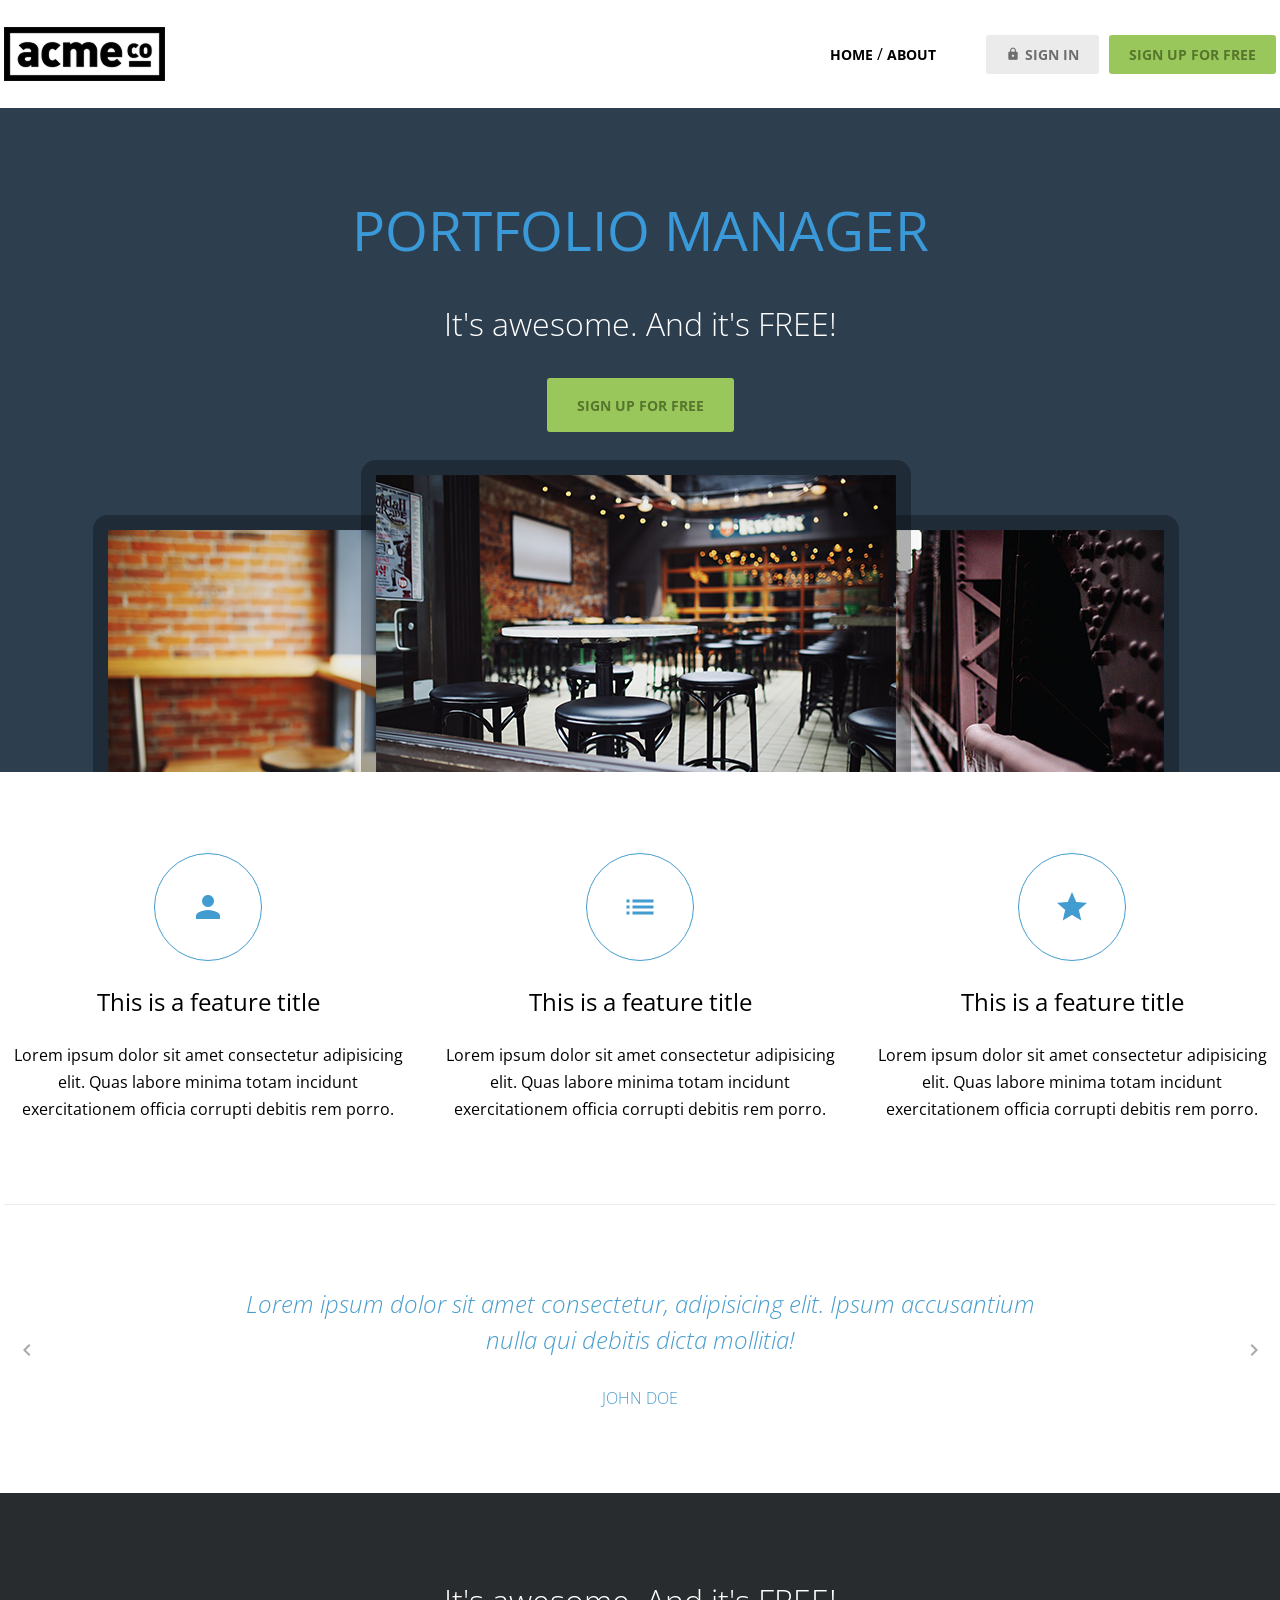
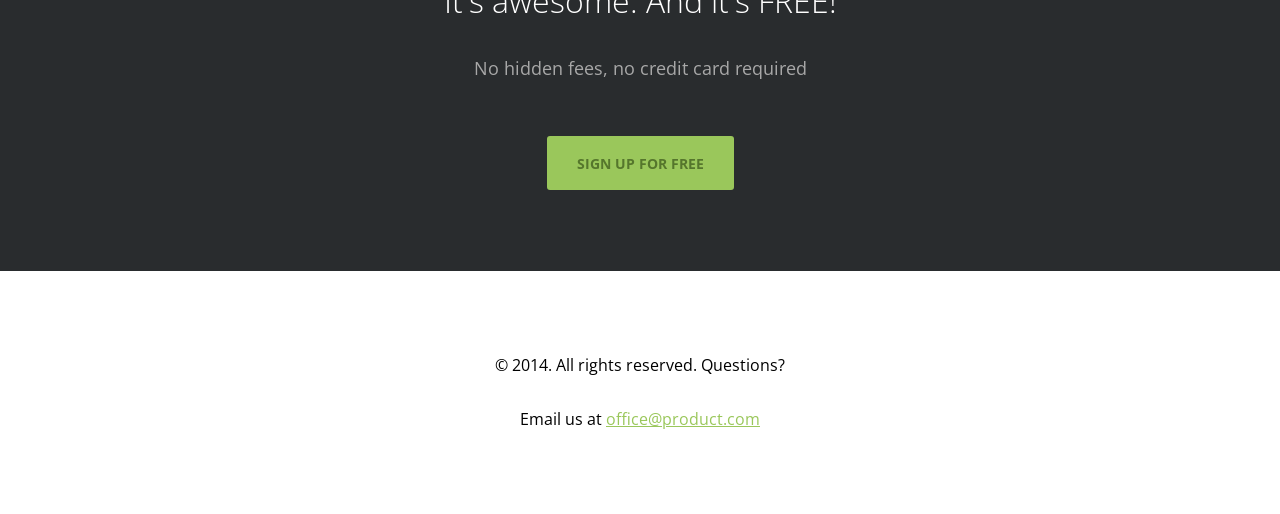
<file: index.html>
<!doctype html>
<html lang="en">
  <head>
    <meta charset="UTF-8" />
    <meta name="viewport" content="width=device-width, initial-scale=1.0" />
    <title>ACME</title>
    <link rel="preconnect" href="https://fonts.googleapis.com" />
    <link rel="preconnect" href="https://fonts.gstatic.com" crossorigin />
    <link
      href="https://fonts.googleapis.com/css2?family=Open+Sans:ital,wght@0,300..800;1,300..800&display=swap"
      rel="stylesheet"
    />
    <link href="https://fonts.googleapis.com/icon?family=Material+Icons" rel="stylesheet" />
    <link rel="stylesheet" href="css/common.css" />
    <link rel="stylesheet" href="css/index.css" />
  </head>

  <body>
    <header>
      <div class="container d-flex justify-content-between align-items-center">
        <h1 class="logo">
          <a href="index.html">
            <img src="images/logo.png" alt="acme logo" />
            <span class="hidden">ACME</span>
          </a>
        </h1>
        <nav>
          <ul class="d-flex align-items-center">
            <li>
              <a href="index.html" class="text-nav">home</a>
              /
              <a href="about.html" class="text-nav">about</a>
            </li>
            <li>
              <a href="signin.html" class="btn btn-secondary"
                ><span class="material-icons">lock</span>sign in</a
              >
            </li>
            <li>
              <a href="signup.html" class="btn btn-primary">sign up for free</a>
            </li>
          </ul>
        </nav>
      </div>
    </header>
    <main>
      <section class="hero inner-top-pd">
        <div class="container d-flex flex-column align-items-center g-1">
          <h2 class="text-heading-xl">Portfolio Manager</h2>
          <h3 class="text-body-l">It's awesome. And it's FREE!</h3>
          <a href="#" class="btn btn-primary big">sign up for free</a>
          <img src="images/hero_image.png" alt="" />
        </div>
      </section>
      <section class="features container inner-pd">
        <h2 class="hidden">Features</h2>
        <ul class="d-flex justify-content-between">
          <li>
            <div class="icon">
              <span class="material-icons">person</span>
            </div>
            <h3 class="text-heading-s">This is a feature title</h3>
            <p>
              Lorem ipsum dolor sit amet consectetur adipisicing elit. Quas labore minima totam
              incidunt exercitationem officia corrupti debitis rem porro.
            </p>
          </li>
          <li>
            <div class="icon">
              <span class="material-icons">list</span>
            </div>
            <h3 class="text-heading-s">This is a feature title</h3>
            <p>
              Lorem ipsum dolor sit amet consectetur adipisicing elit. Quas labore minima totam
              incidunt exercitationem officia corrupti debitis rem porro.
            </p>
          </li>
          <li>
            <div class="icon">
              <span class="material-icons">star</span>
            </div>
            <h3 class="text-heading-s">This is a feature title</h3>
            <p>
              Lorem ipsum dolor sit amet consectetur adipisicing elit. Quas labore minima totam
              incidunt exercitationem officia corrupti debitis rem porro.
            </p>
          </li>
        </ul>
      </section>
      <hr class="container" />
      <section class="testimonial slidewrapper container inner-pd">
        <h2 class="hidden">testimonial</h2>
        <ul class="slidecontainer">
          <li>
            <blockquote>
              <p>
                Lorem ipsum dolor sit amet consectetur, adipisicing elit. Ipsum accusantium nulla
                qui debitis dicta mollitia!
              </p>
            </blockquote>
            <small>john doe</small>
          </li>
          <li>
            <blockquote>
              <p>
                Lorem ipsum dolor sit amet consectetur, adipisicing elit. Ipsum accusantium nulla
                qui debitis dicta mollitia!
              </p>
            </blockquote>
            <small>jane</small>
          </li>
          <li>
            <blockquote>
              <p>
                Lorem ipsum dolor sit amet consectetur, adipisicing elit. Ipsum accusantium nulla
                qui debitis dicta mollitia!
              </p>
            </blockquote>
            <small>tomas</small>
          </li>
        </ul>
        <button type="button" class="button prev">
          <span class="material-icons">chevron_left</span>
        </button>
        <button type="button" class="button next">
          <span class="material-icons">chevron_right</span>
        </button>
      </section>
      <section class="cta inner-pd d-flex flex-column align-items-center g-2">
        <div class="content d-flex flex-column g-1">
          <h3 class="text-body-l">It's awesome. And it's FREE!</h3>
          <p class="text-body-m-plus">No hidden fees, no credit card required</p>
        </div>
        <a href="#" class="btn btn-primary big">sign up for free</a>
      </section>
    </main>
    <footer class="inner-pd d-flex flex-column align-items-center g-1">
      <p>&copy; 2014. All rights reserved. Questions?</p>
      <p>Email us at <a href="#" class="text-link">office@product.com</a></p>
    </footer>
  </body>
</html>
</file>
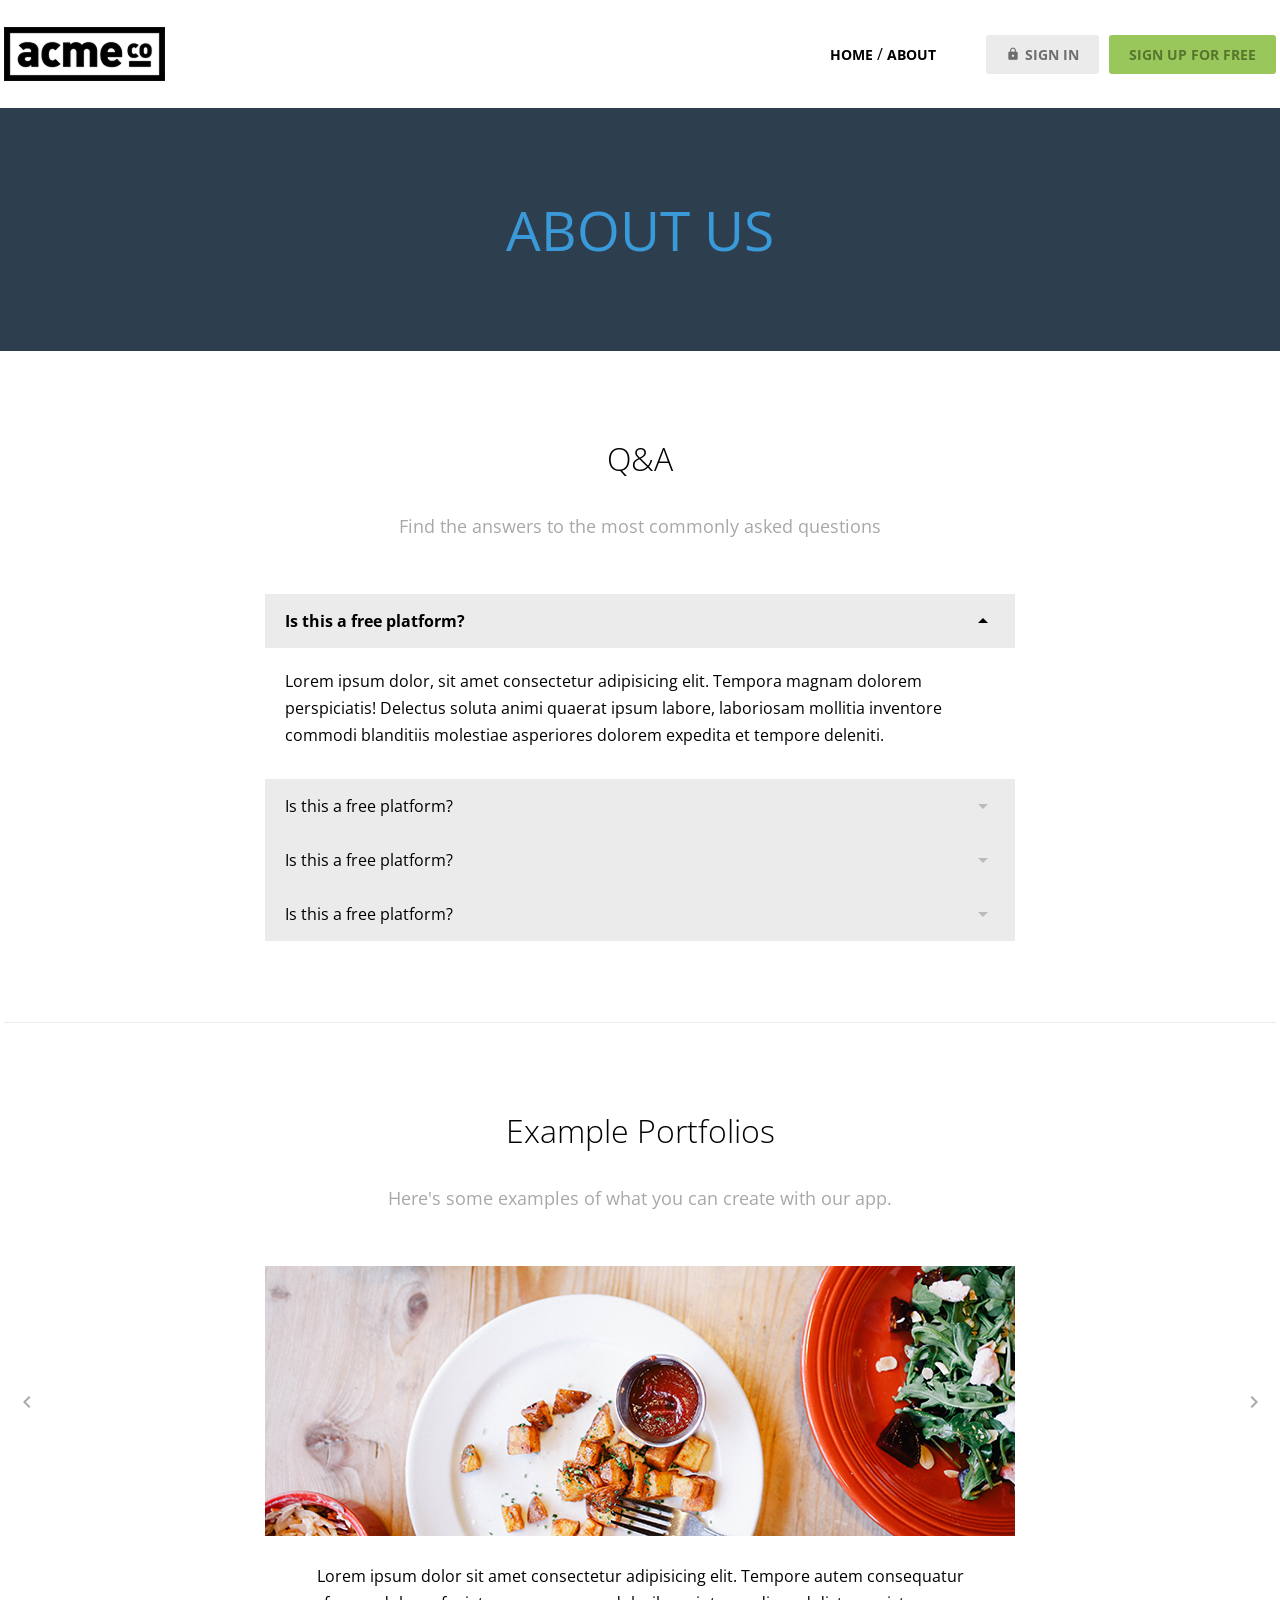
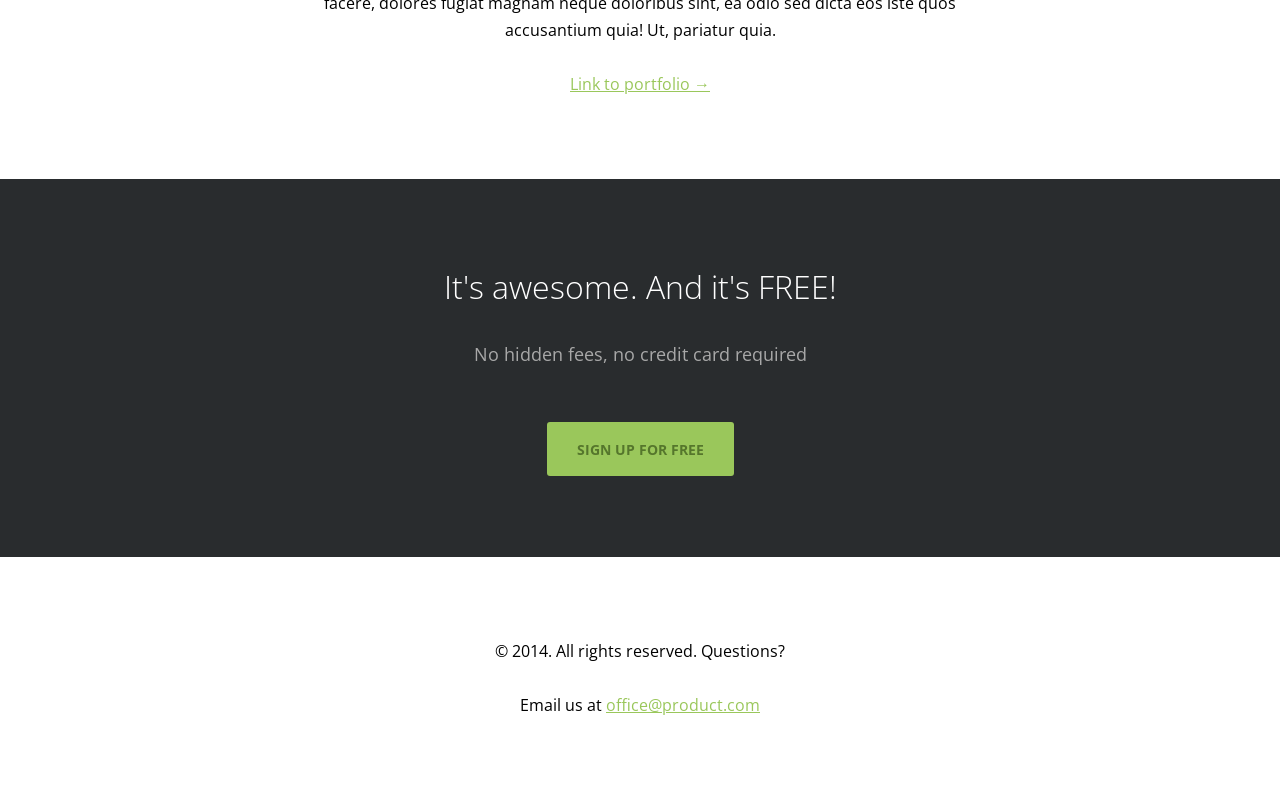
<file: about.html>
<!doctype html>
<html lang="en">
  <head>
    <meta charset="UTF-8" />
    <meta name="viewport" content="width=device-width, initial-scale=1.0" />
    <title>About - ACME</title>
    <link rel="preconnect" href="https://fonts.googleapis.com" />
    <link rel="preconnect" href="https://fonts.gstatic.com" crossorigin />
    <link
      href="https://fonts.googleapis.com/css2?family=Open+Sans:ital,wght@0,300..800;1,300..800&display=swap"
      rel="stylesheet"
    />
    <link href="https://fonts.googleapis.com/icon?family=Material+Icons" rel="stylesheet" />
    <link rel="stylesheet" href="css/common.css" />
    <link rel="stylesheet" href="css/about.css" />
  </head>

  <body>
    <header>
      <div class="container d-flex justify-content-between align-items-center">
        <h1 class="logo">
          <a href="index.html">
            <img src="images/logo.png" alt="acme logo" />
            <span class="hidden">ACME</span>
          </a>
        </h1>
        <nav>
          <ul class="d-flex align-items-center">
            <li>
              <a href="index.html" class="text-nav">home</a>
              /
              <a href="about.html" class="text-nav">about</a>
            </li>
            <li>
              <a href="signin.html" class="btn btn-secondary"
                ><span class="material-icons">lock</span>sign in</a
              >
            </li>
            <li>
              <a href="signup.html" class="btn btn-primary">sign up for free</a>
            </li>
          </ul>
        </nav>
      </div>
    </header>
    <main>
      <section class="hero inner-pd">
        <div class="container">
          <h2 class="text-heading-xl text-center">about us</h2>
        </div>
      </section>
      <section class="qna container inner-pd">
        <div class="header d-flex flex-column g-1">
          <h3 class="text-body-l">Q&amp;A</h3>
          <p class="text-body-m-plus">Find the answers to the most commonly asked questions</p>
        </div>
        <ul class="qnalist">
          <li class="active">
            <h4 class="question">
              Is this a free platform?
              <span class="material-icons">arrow_drop_down</span>
            </h4>
            <div class="answer">
              <p>
                Lorem ipsum dolor, sit amet consectetur adipisicing elit. Tempora magnam dolorem
                perspiciatis! Delectus soluta animi quaerat ipsum labore, laboriosam mollitia
                inventore commodi blanditiis molestiae asperiores dolorem expedita et tempore
                deleniti.
              </p>
            </div>
          </li>
          <li>
            <h4 class="question">
              Is this a free platform?
              <span class="material-icons">arrow_drop_down</span>
            </h4>
            <div class="answer">
              <p>
                Lorem ipsum dolor, sit amet consectetur adipisicing elit. Tempora magnam dolorem
                perspiciatis! Delectus soluta animi quaerat ipsum labore, laboriosam mollitia
                inventore commodi blanditiis molestiae asperiores dolorem expedita et tempore
                deleniti.
              </p>
            </div>
          </li>
          <li>
            <h4 class="question">
              Is this a free platform?
              <span class="material-icons">arrow_drop_down</span>
            </h4>
            <div class="answer">
              <p>
                Lorem ipsum dolor, sit amet consectetur adipisicing elit. Tempora magnam dolorem
                perspiciatis! Delectus soluta animi quaerat ipsum labore, laboriosam mollitia
                inventore commodi blanditiis molestiae asperiores dolorem expedita et tempore
                deleniti.
              </p>
            </div>
          </li>
          <li>
            <h4 class="question">
              Is this a free platform?
              <span class="material-icons">arrow_drop_down</span>
            </h4>
            <div class="answer">
              <p>
                Lorem ipsum dolor, sit amet consectetur adipisicing elit. Tempora magnam dolorem
                perspiciatis! Delectus soluta animi quaerat ipsum labore, laboriosam mollitia
                inventore commodi blanditiis molestiae asperiores dolorem expedita et tempore
                deleniti.
              </p>
            </div>
          </li>
        </ul>
      </section>
      <hr class="container" />
      <section class="portfolio slidewrapper container inner-pd">
        <div class="header d-flex flex-column g-1">
          <h3 class="text-body-l">Example Portfolios</h3>
          <p class="text-body-m-plus">Here's some examples of what you can create with our app.</p>
        </div>
        <ul class="slidecontainer">
          <li>
            <img src="images/portfolio_01.jpg" alt="portfolio_01" />
            <p>
              Lorem ipsum dolor sit amet consectetur adipisicing elit. Tempore autem consequatur
              facere, dolores fugiat magnam neque doloribus sint, ea odio sed dicta eos iste quos
              accusantium quia! Ut, pariatur quia.
            </p>
            <a href="" class="text-link">Link to portfolio &rarr;</a>
          </li>
          <li>
            <img src="images/portfolio_01.jpg" alt="portfolio_01" />
            <p>
              Lorem ipsum dolor sit amet consectetur adipisicing elit. Tempore autem consequatur
              facere, dolores fugiat magnam neque doloribus sint, ea odio sed dicta eos iste quos
              accusantium quia! Ut, pariatur quia.
            </p>
            <a href="" class="text-link">Link to portfolio &rarr;</a>
          </li>
          <li>
            <img src="images/portfolio_01.jpg" alt="portfolio_01" />
            <p>
              Lorem ipsum dolor sit amet consectetur adipisicing elit. Tempore autem consequatur
              facere, dolores fugiat magnam neque doloribus sint, ea odio sed dicta eos iste quos
              accusantium quia! Ut, pariatur quia.
            </p>
            <a href="" class="text-link">Link to portfolio &rarr;</a>
          </li>
        </ul>
        <button type="button" class="button prev">
          <span class="material-icons">chevron_left</span>
        </button>
        <button type="button" class="button next">
          <span class="material-icons">chevron_right</span>
        </button>
      </section>
      <section class="cta inner-pd d-flex flex-column align-items-center g-2">
        <div class="content d-flex flex-column g-1">
          <h3 class="text-body-l">It's awesome. And it's FREE!</h3>
          <p class="text-body-m-plus">No hidden fees, no credit card required</p>
        </div>
        <a href="#" class="btn btn-primary big">sign up for free</a>
      </section>
    </main>
    <footer class="inner-pd d-flex flex-column align-items-center g-1">
      <p>&copy; 2014. All rights reserved. Questions?</p>
      <p>Email us at <a href="#" class="text-link">office@product.com</a></p>
    </footer>
  </body>
</html>
</file>
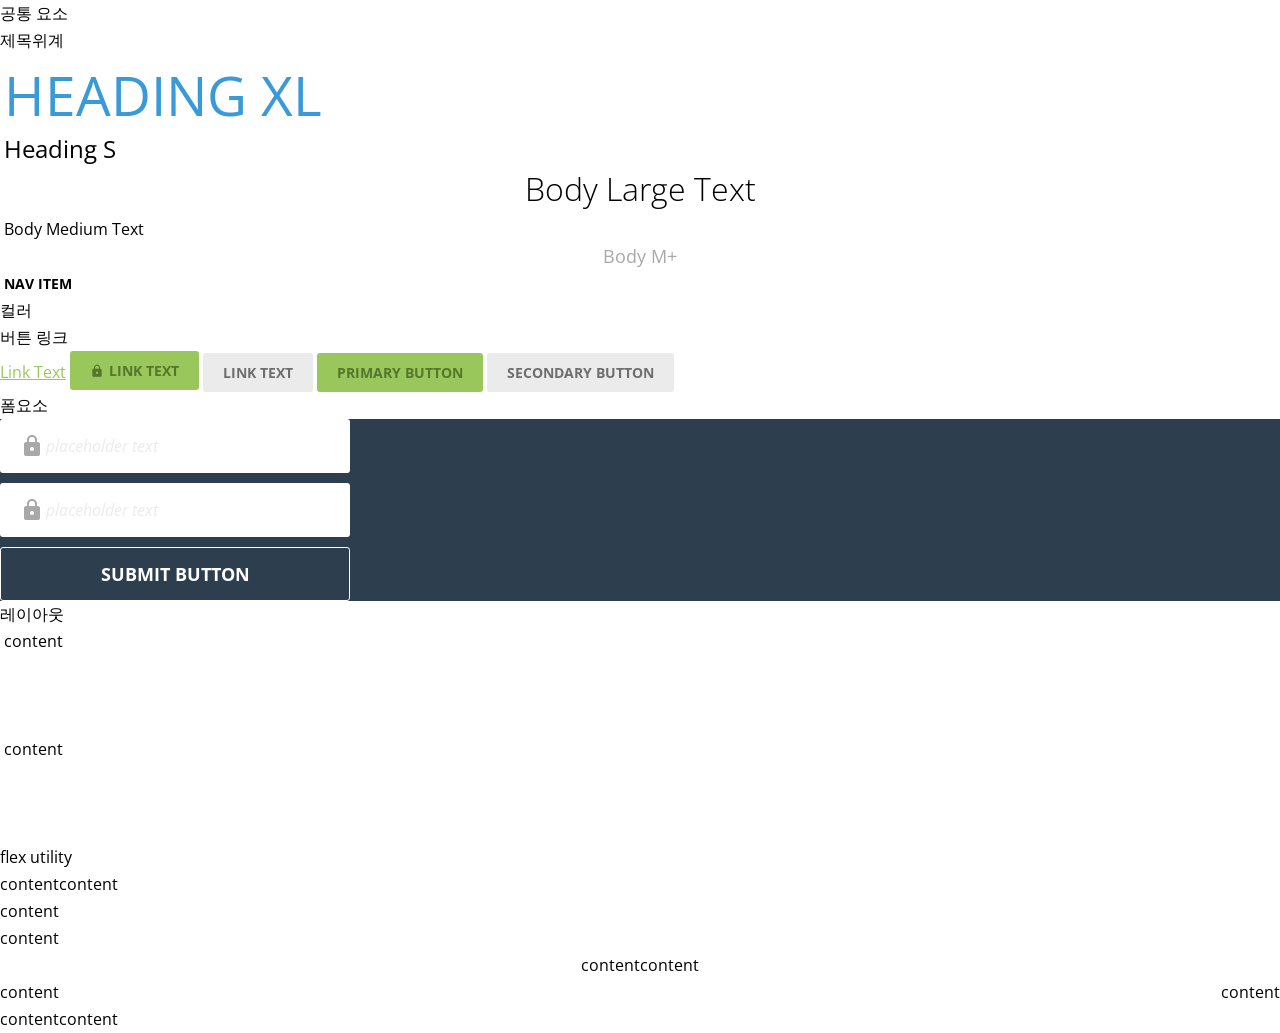
<file: common.html>
<!doctype html>
<html lang="en">
  <head>
    <meta charset="UTF-8" />
    <meta name="viewport" content="width=device-width, initial-scale=1.0" />
    <title>ACME</title>
    <link rel="preconnect" href="https://fonts.googleapis.com" />
    <link rel="preconnect" href="https://fonts.gstatic.com" crossorigin />
    <link
      href="https://fonts.googleapis.com/css2?family=Open+Sans:ital,wght@0,300..800;1,300..800&display=swap"
      rel="stylesheet"
    />
    <link href="https://fonts.googleapis.com/icon?family=Material+Icons" rel="stylesheet" />
    <link rel="stylesheet" href="css/common.css" />
  </head>

  <body>
    <h1>공통 요소</h1>
    <h2>제목위계</h2>

    <!-- Typography System -->
    <div class="container">
      <!-- Heading -->
      <h1 class="text-heading-xl">Heading XL</h1>
      <h2 class="text-heading-s">Heading S</h2>

      <!-- Body -->
      <p class="text-body-l">Body Large Text</p>
      <p class="text-body-m">Body Medium Text</p>
      <p class="text-body-m-plus">Body M+</p>

      <!-- Navigation -->
      <nav>
        <ul>
          <li><a href="#" class="text-nav">Nav Item</a></li>
        </ul>
      </nav>
    </div>

    <h2>컬러</h2>
    <h2>버튼 링크</h2>
    <!-- Link -->
    <a href="#" class="text-link">Link Text</a>
    <a href="#" class="btn btn-primary"><span class="material-icons">lock</span> Link Text</a>
    <a href="#" class="btn btn-secondary">Link Text</a>

    <!-- Button -->
    <button class="btn btn-primary">Primary Button</button>
    <button class="btn btn-secondary">Secondary Button</button>

    <h2>폼요소</h2>
    <div class="hero">
      <form action="">
        <div class="field">
          <label for="useremail">
            <span class="material-icons">lock</span>
          </label>
          <input type="text" id="useremail" placeholder="placeholder text" />
        </div>
        <div class="field">
          <label for="useremail">
            <span class="material-icons">lock</span>
          </label>
          <input type="text" id="useremail" placeholder="placeholder text" />
        </div>
        <button type="submit">Submit button</button>
      </form>
    </div>
    <h2>레이아웃</h2>
    <div class="container">content</div>
    <div class="container inner-pd">content</div>
    <h3>flex utility</h3>
    <div class="d-flex">
      <div>content</div>
      <div>content</div>
    </div>
    <div class="d-flex flex-column">
      <div>content</div>
      <div>content</div>
    </div>
    <div class="d-flex justify-content-center">
      <div>content</div>
      <div>content</div>
    </div>
    <div class="d-flex justify-content-between">
      <div>content</div>
      <div>content</div>
    </div>
    <div class="d-flex align-items-center">
      <div>content</div>
      <div>content</div>
    </div>
  </body>
</html>
</file>
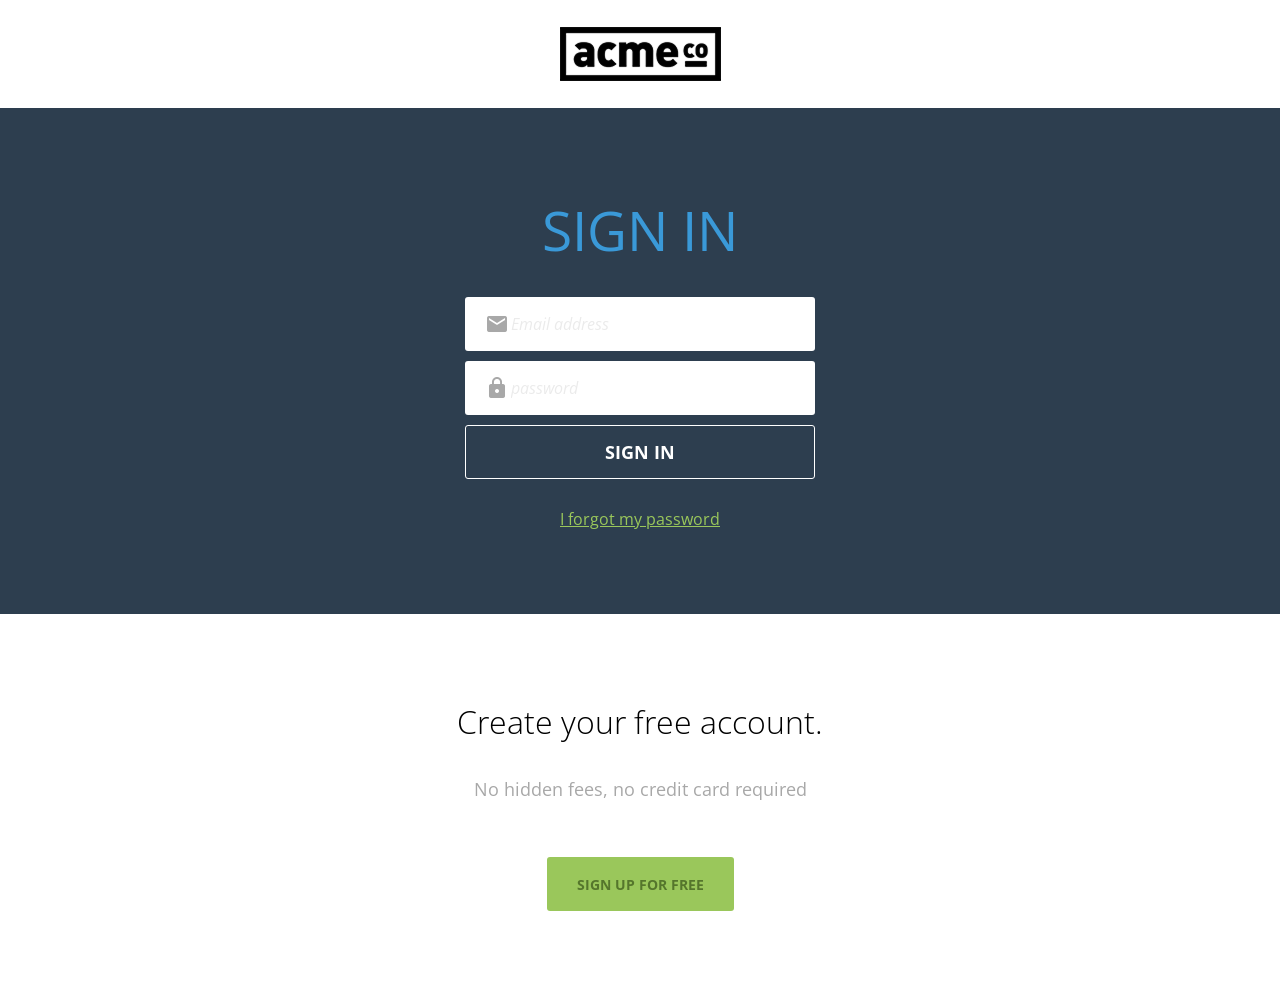
<file: signin.html>
<!doctype html>
<html lang="en">
  <head>
    <meta charset="UTF-8" />
    <meta name="viewport" content="width=device-width, initial-scale=1.0" />
    <title>Signin - ACME</title>
    <link rel="preconnect" href="https://fonts.googleapis.com" />
    <link rel="preconnect" href="https://fonts.gstatic.com" crossorigin />
    <link
      href="https://fonts.googleapis.com/css2?family=Open+Sans:ital,wght@0,300..800;1,300..800&display=swap"
      rel="stylesheet"
    />
    <link href="https://fonts.googleapis.com/icon?family=Material+Icons" rel="stylesheet" />
    <link rel="stylesheet" href="css/common.css" />
    <link rel="stylesheet" href="css/sign.css" />
  </head>

  <body>
    <header>
      <div class="container d-flex justify-content-center align-items-center">
        <h1 class="logo">
          <a href="index.html">
            <img src="images/logo.png" alt="acme logo" />
            <span class="hidden">ACME</span>
          </a>
        </h1>
      </div>
    </header>
    <main>
      <section class="hero inner-pd">
        <div class="container d-flex flex-column align-items-center g-1">
          <h2 class="text-heading-xl">Sign in</h2>
          <form action="">
            <div class="field">
              <label for="useremail">
                <span class="material-icons">email</span>
              </label>
              <input type="text" id="useremail" placeholder="Email address" />
            </div>
            <div class="field">
              <label for="useremail">
                <span class="material-icons">lock</span>
              </label>
              <input type="text" id="useremail" placeholder="password" />
            </div>
            <button type="submit">Sign in</button>
          </form>
          <a href="" class="text-link">I forgot my password</a>
        </div>
      </section>
    </main>
    <footer class="inner-pd d-flex flex-column align-items-center g-2">
      <div class="content d-flex flex-column g-1">
        <h3 class="text-body-l">Create your free account.</h3>
        <p class="text-body-m-plus">No hidden fees, no credit card required</p>
      </div>
      <a href="#" class="btn btn-primary big">sign up for free</a>
    </footer>
  </body>
</html>
</file>
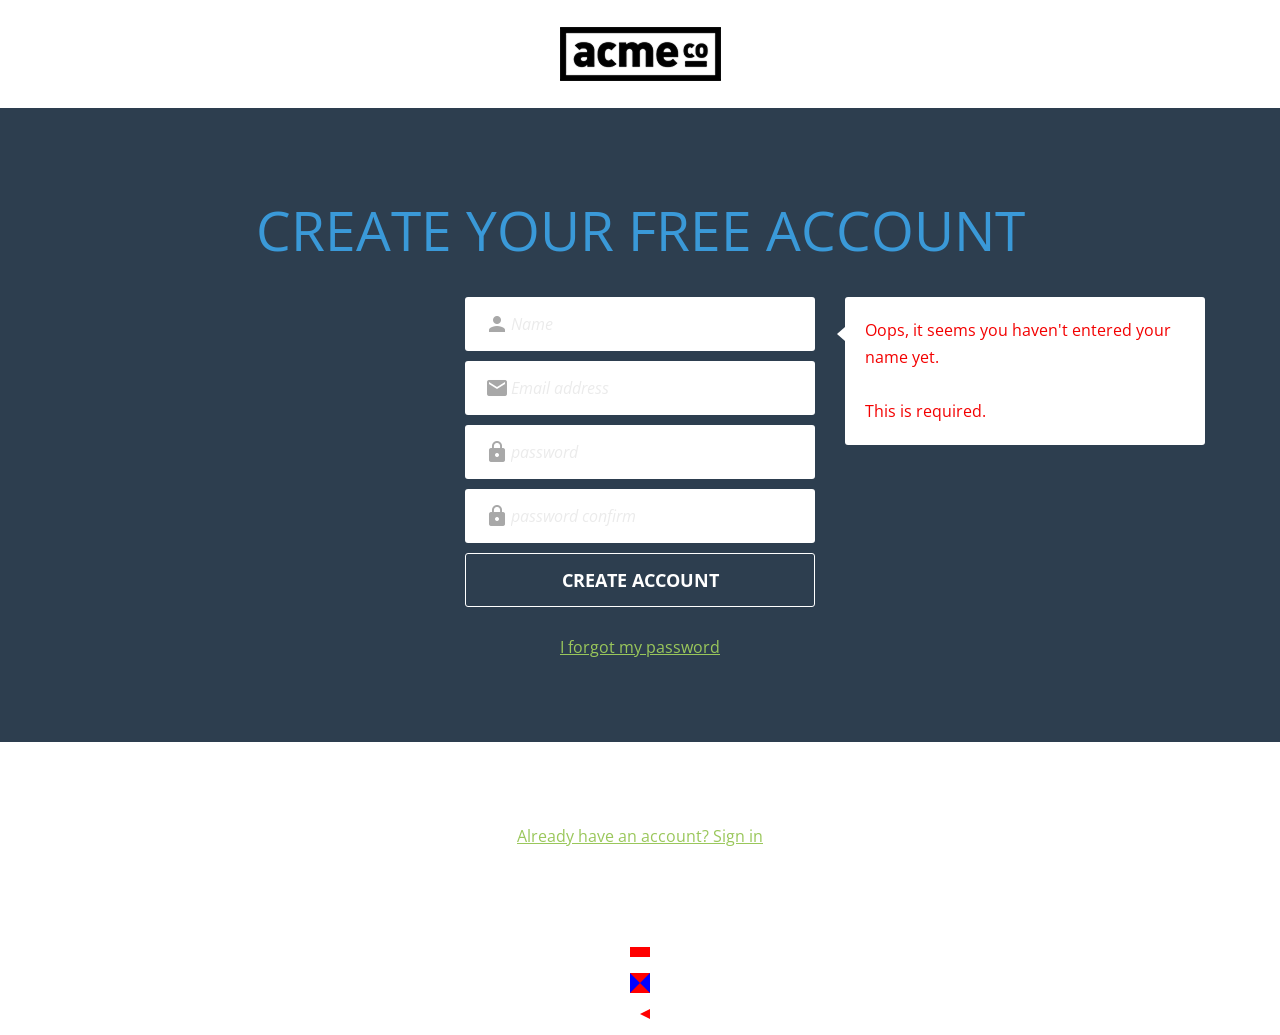
<file: signup.html>
<!doctype html>
<html lang="en">
  <head>
    <meta charset="UTF-8" />
    <meta name="viewport" content="width=device-width, initial-scale=1.0" />
    <title>Signup - ACME</title>
    <link rel="preconnect" href="https://fonts.googleapis.com" />
    <link rel="preconnect" href="https://fonts.gstatic.com" crossorigin />
    <link
      href="https://fonts.googleapis.com/css2?family=Open+Sans:ital,wght@0,300..800;1,300..800&display=swap"
      rel="stylesheet"
    />
    <link href="https://fonts.googleapis.com/icon?family=Material+Icons" rel="stylesheet" />
    <link rel="stylesheet" href="css/common.css" />
    <link rel="stylesheet" href="css/sign.css" />
  </head>

  <body>
    <header>
      <div class="container d-flex justify-content-center align-items-center">
        <h1 class="logo">
          <a href="index.html">
            <img src="images/logo.png" alt="acme logo" />
            <span class="hidden">ACME</span>
          </a>
        </h1>
      </div>
    </header>
    <main>
      <section class="hero inner-pd">
        <div class="container d-flex flex-column align-items-center g-1">
          <h2 class="text-heading-xl">create your free account</h2>
          <form action="">
            <div class="field">
              <label for="useremail">
                <span class="material-icons">person</span>
              </label>
              <input type="text" id="useremail" placeholder="Name" />
            </div>
            <div class="field">
              <label for="useremail">
                <span class="material-icons">email</span>
              </label>
              <input type="text" id="useremail" placeholder="Email address" />
            </div>
            <div class="field">
              <label for="userpw">
                <span class="material-icons">lock</span>
              </label>
              <input type="text" id="userpw" placeholder="password" />
            </div>
            <div class="field">
              <label for="userpwcf">
                <span class="material-icons">lock</span>
              </label>
              <input type="text" id="userpwcf" placeholder="password confirm" />
            </div>
            <button type="submit">create Account</button>
            <div class="feedback">
              <p>Oops, it seems you haven't entered your name yet.</p>
              <p>This is required.</p>
            </div>
          </form>
          <a href="" class="text-link">I forgot my password</a>
        </div>
      </section>
    </main>
    <footer class="inner-pd text-center">
      <a href="#" class="text-link">Already have an account? Sign in</a>
    </footer>
    <div class="box box1"></div>
    <div class="box box2"></div>
    <div class="box box3"></div>
  </body>
</html>
</file>
<file: css/index.css>
.hero h3 {
  color: var(--white);
}

.features ul {
  gap: 24px;
  text-align: center;
}
.features ul li {
  display: flex;
  flex-direction: column;
  gap: var(--base-unit);
  align-items: center;
}
.features .icon {
  width: calc(var(--base-unit) * 4);
  height: calc(var(--base-unit) * 4);
  display: flex;
  justify-content: center;
  align-items: center;
  border: 1px solid var(--medium-blue);
  border-radius: 50%;
  box-sizing: border-box;
  color: var(--medium-blue);
}
.features .icon span {
  font-size: 36px;
}
.testimonial li {
  font-weight: 300;
  color: var(--light-blue);
  text-align: center;
}
.testimonial blockquote {
  width: 840px;
  font-style: italic;
  font-size: 24px;
  line-height: 36px;
}
.testimonial small {
  font-weight: 300;
  text-transform: uppercase;
}
</file>
<file: css/about.css>
.qnalist {
  width: 750px;
  margin: 0 auto;
}
.qnalist li.active .question span {
  opacity: 1;
  transform: rotate(180deg);
}
.qnalist .question {
  display: flex;
  height: calc(var(--base-unit) * 2);
  padding: 0 20px;
  justify-content: space-between;
  align-items: center;
  background: var(--super--light--gray);
}
.qnalist .question span {
  opacity: 0.2;
  color: #000;
  transition: 0.35s;
}
.qnalist .answer {
  display: flex;
  height: 0;
  padding: 0 20px;
  flex-direction: column;
  gap: 27px;
  overflow: hidden;
  transition: 0.35s;
}
.qnalist li.active .question {
  font-weight: bold;
}
.qnalist li.active .answer {
  height: auto;
  padding: 20px 20px 30px;
}
</file>
<file: css/sign.css>
.hero form {
  position: relative;
}
.feedback {
  width: 320px;
  padding: 20px;
  color: #f30000;
  border-radius: 3px;
  background: var(--white);
  position: absolute;
  left: calc(100% + 30px);
  top: 0;
  display: flex;
  flex-direction: column;
  gap: var(--base-unit);
}
.feedback:after {
  content: "";
  position: absolute;
  width: 0;
  height: 0;
  border-width: 7px 8px;
  border-style: solid;
  border-color: transparent #fff transparent transparent;
  top: 30px;
  right: 100%;
}

.box {
  width: 0;
  height: 0;
  border-width: 5px 10px;
  border-style: solid;
  margin: 1rem auto;
}
.box1 {
  /* border: 10px solid red; */
  border-color: red;
}
.box2 {
  border-width: 10px;
  border-color: red blue;
}
.box3 {
  border-color: transparent red transparent transparent;
}
</file>
<file: css/common.css>
@import url("normalize.css");
@import url("reset.css");
@import url("flex-utility.css");

:root {
  /* Layout */
  --base-unit: 27px;
  --base-font: 16px;

  /* Color styles */
  --black: rgba(44, 44, 44, 1);
  --light--gray: rgba(168, 168, 168, 1);
  --medium--gray: rgba(110, 110, 110, 1);
  --super--light--gray: rgba(235, 235, 235, 1);
  --primary: rgba(154, 199, 91, 1);
  --secondary: rgba(85, 118, 44, 1);
  --white: rgba(255, 255, 255, 1);
  --hero: rgba(45, 62, 79, 1);
  --hero--title: rgba(58, 153, 216, 1);
  --medium-blue: rgba(67, 156, 207, 1);
  --light-blue: rgba(72, 157, 205, 1);
  --c-t-a: rgba(41, 44, 46, 1);

  /* Text-size styles */
  --heading--x-l: calc(var(--base-font) * 3.4375);
  --body--l: calc(var(--base-font) * 2);
  --heading--s: calc(var(--base-font) * 1.5);
  --body--m: var(--base-font);
  --nav--item: calc(var(--base-font) * 0.875);
  --body--m-plus: calc(var(--base-font) * 1.125);
  --link: var(--base-font);
  --button---secondary: calc(var(--base-font) * 0.875);
  --button---primary: calc(var(--base-font) * 0.875);
}

body {
  /* font-family: "Open Sans", sans-serif;
  font-size:var(--base-font);
  line-height:var(--base-unit); */
  font:
    var(--base-font)/var(--base-unit) "Open Sans",
    sans-serif;
}

/* 폰트 위계 */
.text-heading-xl {
  font-size: var(--heading--x-l);
  line-height: calc(var(--base-unit) * 3);
  color: var(--hero--title);
  text-transform: uppercase;
  letter-spacing: 2%;
}

.text-heading-s {
  font-size: var(--heading--s);
  line-height: var(--base-unit);
}

.text-body-l {
  font-size: var(--body--l);
  line-height: calc(var(--base-unit) * 2);
  font-weight: 300;
  text-align: center;
}

.text-body-m {
  font-size: var(--body--m);
  line-height: var(--base-unit);
}

.text-body-m-plus {
  font-size: var(--body--m-plus);
  line-height: var(--base-unit);
  text-align: center;
  color: var(--light--gray);
}
.text-nav {
  font-size: var(--nav--item);
  font-weight: bold;
  text-transform: uppercase;
}
/* 링크 버튼 */
.btn {
  height: 39px;
  background: var(--super--light--gray);
  border-radius: 3px;
  padding: 0 20px;
  display: inline-flex;
  color: var(--medium--gray);
  align-items: center;
  font-size: calc(var(--base-font) * 0.875);
  font-weight: bold;
  gap: 5px;
  text-transform: uppercase;
}
.btn .material-icons {
  font-size: 14px;
}
.btn-primary {
  background: var(--primary);
  color: var(--secondary);
}
.btn.big {
  height: calc(var(--base-unit) * 2);
  padding: 0 30px;
}

/* 폼 요소 */
.hero {
  background: var(--hero);
}
form {
  width: 350px;
  display: flex;
  flex-direction: column;
  gap: 10px;
}
form .field {
  height: calc(var(--base-unit) * 2);
  background: var(--white);
  border-radius: 3px;
  padding: 0 20px;
  display: flex;
  align-items: center;
  color: var(--light--gray);
}
form .field label {
  display: flex;
}
form .field input {
  font-style: italic;
  color: var(--black);
  width: 100%;
  outline: none;
}
form .field:focus-within {
  box-shadow: inset 0 0 5px rgba(72, 0, 255, 0.7);
}
form .field input::placeholder {
  color: var(--super--light--gray);
}
form button {
  height: calc(var(--base-unit) * 2);
  border-radius: 3px;
  display: flex;
  align-items: center;
  justify-content: center;
  color: var(--white);
  font-size: calc(var(--base-font) * 1.125);
  text-transform: uppercase;
  font-weight: bold;
  border: 1px solid var(--white);
}
/* 레이아웃 */
.container {
  width: 1272px;
  margin: 0 auto;
}
.inner-pd {
  padding: calc(var(--base-unit) * 3) 0;
}
.inner-top-pd {
  padding-top: calc(var(--base-unit) * 3);
}
.hidden {
  position: absolute;
  clip-path: inset(50%);
  width: 1px;
  height: 1px;
  overflow: hidden;
}

hr {
  border: none;
  /* border-top:1px solid var(--super--light--gray); */
  height: 1px;
  background: var(--super--light--gray);
}

.text-link {
  text-decoration: underline;
  color: var(--primary);
}
section .header {
  margin-bottom: calc(var(--base-unit) * 2);
}

/* 헤더 */
body > header {
  background: var(--white);
  padding: var(--base-unit) 0;
  box-shadow: 0 4px 5px rgba(0, 0, 0, 0.1);
}

header nav ul {
  gap: 10px;
}
header nav ul li:first-child {
  margin-right: 40px;
}

/* 슬라이드 */
.slidewrapper {
  position: relative;
  overflow: hidden;
}
.slidecontainer {
  width: 300%; /* js 부모 너비파악, 슬라이드 개수 파악, 너비 계산 지정할 예정 */
  display: flex;
  transition: 0.3s ease-out;
}
.slidecontainer li {
  width: 100%;
  display: flex;
  flex-direction: column;
  align-items: center;
  gap: var(--base-unit);
}
.slidecontainer li > p {
  width: 700px;
  text-align: center;
}
.slidewrapper button {
  width: 45px;
  height: 45px;
  display: flex;
  justify-content: center;
  align-items: center;
  color: var(--light--gray);
  cursor: pointer;
  position: absolute;
  top: 50%;
  transform: translateY(-50%);
}
.slidewrapper button.prev {
  left: 0;
}
.slidewrapper button.next {
  right: 0;
}

/* CTA */
.cta {
  background: var(--c-t-a);
}
.cta h3 {
  color: var(--white);
}
</file>
